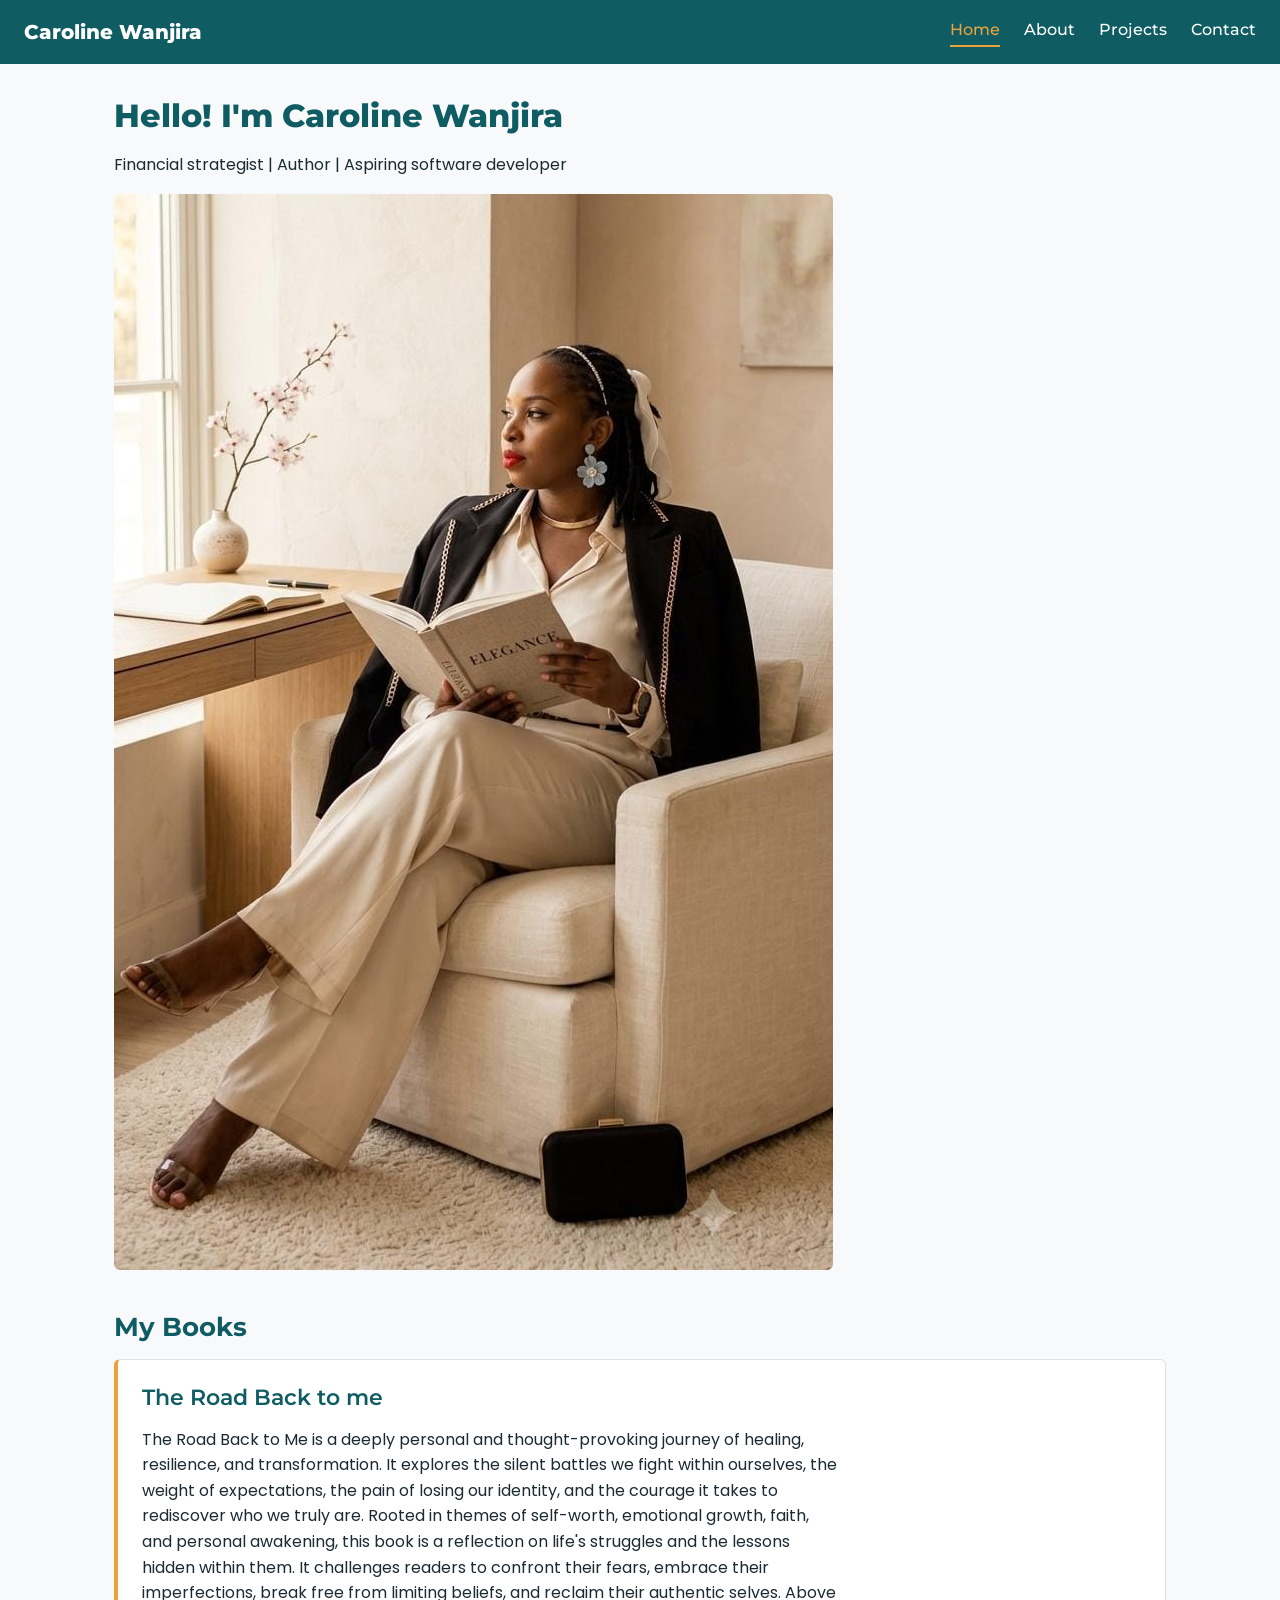
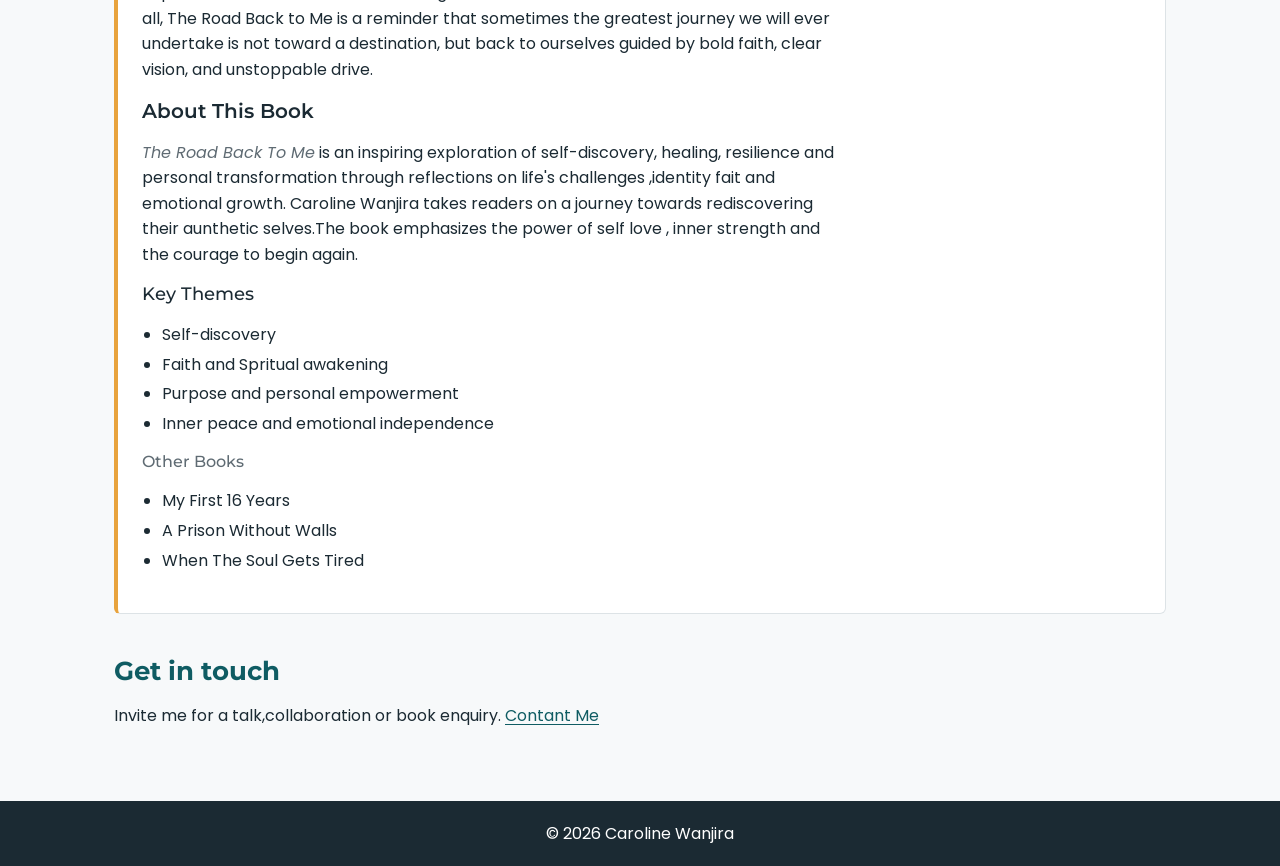
<file: index.html>
<!DOCTYPE html>
<html lang="en">
<head>
<meta charset="UTF-8">
<meta name="viewport" content="width=device-width, initial-scale=1.0">
<title>Home Caroline Wanjira</title>
 <link rel="stylesheet" href="styles.css">
</head>

<body>
 <header>
<header class="site-header">
  <a class="logo" href="index.html">Caroline Wanjira</a>
  <input type="checkbox" id="nav-toggle" class="nav-toggle" aria-label="Toggle menu">
  <label for="nav-toggle" class="nav-toggle-label" aria-hidden="true">&#9776;</label>
  <nav class="site-nav" aria-label="Main">
    <ul class="nav-links">
      <li><a href="index.html" aria-current="page">Home</a></li>
      <li><a href="about.html">About</a></li>
      <li><a href="projects.html">Projects</a></li>
      <li><a href="contact.html">Contact</a></li>
    </ul>
  </nav>
</header>
</header>

<main>
    <section id="hero">
    <article class="hero-text">
 <h1>Hello! I'm Caroline Wanjira</h1>
 <p> Financial strategist | Author | Aspiring software developer</p>
 </article>
 <figure class="hero-image">
 <img src="images/Caroline.jpeg" alt="Caroline Photo">
</figure>
</section>
<section id="books">
    <h2>My Books</h2>
    <article>
        <h3>The Road Back to me</h3>
        <p>The Road Back to Me is a deeply personal and thought-provoking journey of  healing, resilience, and transformation. It explores the silent battles we fight within ourselves, the weight of expectations, the pain of losing our identity, and the courage it takes to rediscover who we truly are. Rooted in themes of self-worth, emotional growth, faith, and personal awakening, this book is a reflection on life's struggles and the lessons hidden within them. It challenges readers to confront their fears, embrace their imperfections, break free from limiting beliefs, and reclaim their authentic selves. Above all, The Road Back to Me is a reminder that sometimes the greatest journey we will ever undertake is not toward a destination, but back to ourselves guided by bold faith, clear vision, and unstoppable drive.</p>
        <h4>About This Book</h4>
        <p><em>The Road Back To Me</em> is an inspiring exploration of self-discovery, healing, resilience and personal transformation through reflections on life's challenges ,identity fait and emotional growth. Caroline Wanjira takes readers on a journey towards rediscovering their aunthetic selves.The book emphasizes the power of self love , inner strength and the courage to begin again.</p>
        <h5>Key Themes</h5>
        <ul>
            <li>Self-discovery</li>
            <li>Faith and Spritual awakening</li>
            <li>Purpose and personal empowerment</li>
            <li>Inner peace and emotional independence</li>
        </ul>
        
        <h6>Other Books</h6>
            <ul>
                <li>My First 16 Years</li>
                <li>A Prison Without Walls</li>
                <li>When The Soul Gets Tired</li>
            </ul>
    </article>
</section>
<section id="contact-cta">
    <h2>Get in touch</h2>
    <p>Invite me for a talk,collaboration or book enquiry. <a href="contact.html">Contant Me</a></p>
    </section>
</main>
<footer>
    <p>&copy; 2026 Caroline Wanjira</p>
</footer>
</body>
</html>
</file>
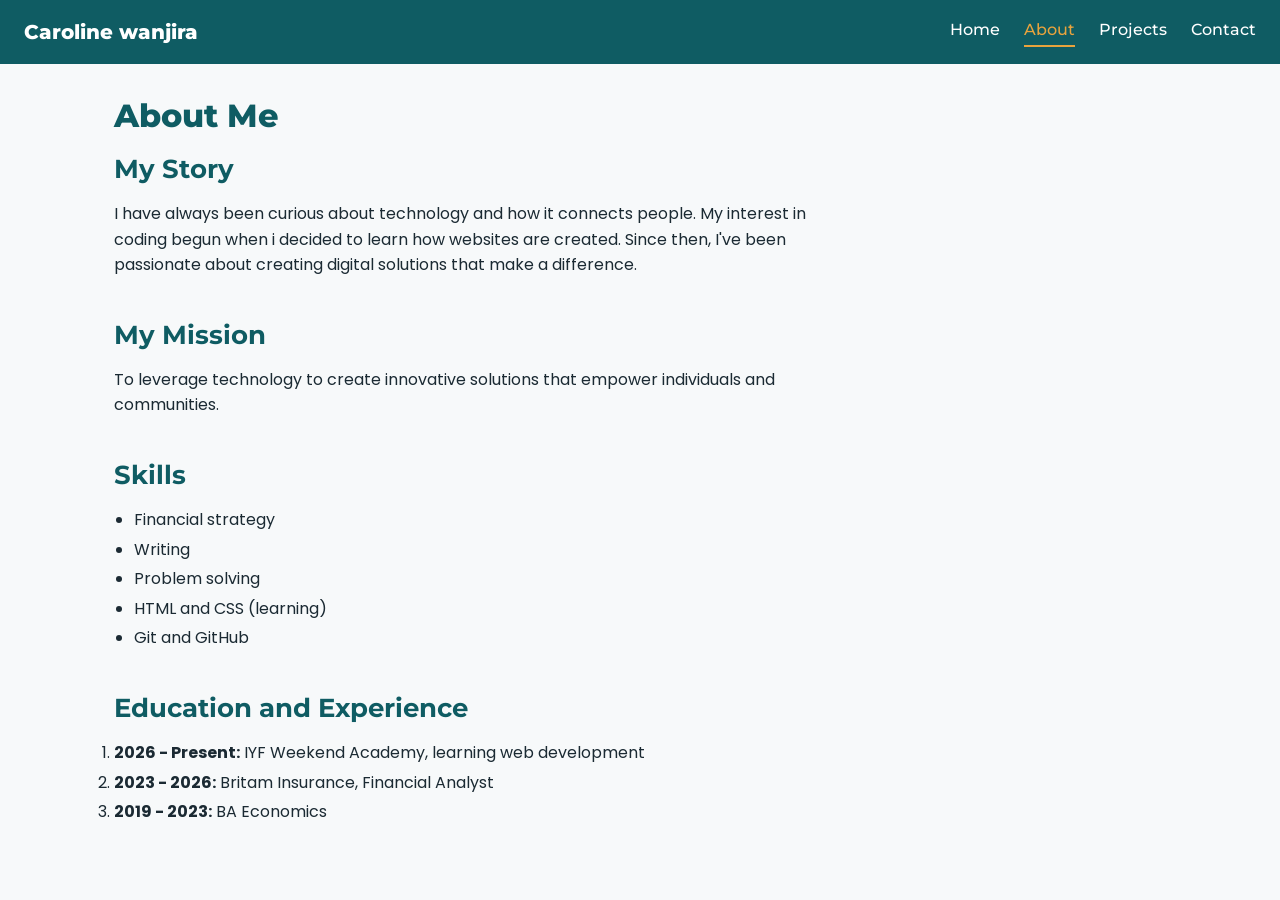
<file: about.html>
<!DOCTYPE html>
<html lang="en">
<head>
    <meta charset="UTF-8">
    <meta name="viewport" content="width=device-width, initial-scale=1.0">
    <title>About Caroline Wanjira</title>
    <link rel="stylesheet" href="styles.css">
</head>


<body>
  <header>
    <header class="site-header">
  <a class="logo" href="index.html">Caroline wanjira</a>
  <input type="checkbox" id="nav-toggle" class="nav-toggle" aria-label="Toggle menu">
  <label for="nav-toggle" class="nav-toggle-label" aria-hidden="true">&#9776;</label>
  <nav class="site-nav" aria-label="Main">
    <ul class="nav-links">
      <li><a href="index.html">Home</a></li>
      <li><a href="about.html" aria-current="page">About</a></li>
      <li><a href="projects.html">Projects</a></li>
      <li><a href="contact.html">Contact</a></li>
    </ul>
  </nav>
</header>
     
  </header>

  <main>
    <h1>About Me</h1>

    <section>
      <h2>My Story</h2>
      <p>I have always been curious about technology and how it connects people. My interest in coding begun when i decided to learn how websites are created. Since then, I've been passionate about creating digital solutions that make a difference.</p>
    </section>
<section>
  <h2>My Mission</h2>
  <p>To leverage technology to create innovative solutions that empower individuals and communities.</p>
</section>
    <section>
      <h2>Skills</h2>
      <ul>
        <li>Financial strategy</li>
        <li>Writing</li>
        <li>Problem solving</li>
        <li>HTML and CSS (learning)</li>
        <li>Git and GitHub</li>
      </ul>
    </section>

    <section>
      <h2>Education and Experience</h2>
      <ol>
        <li><strong>2026 - Present:</strong> IYF Weekend Academy, learning web development</li>
        <li><strong>2023 - 2026:</strong> Britam Insurance, Financial Analyst</li>
        <li><strong>2019 - 2023:</strong> BA Economics</li>
      </ol>
    </section>
  </main>
</body>
</html>
</file>
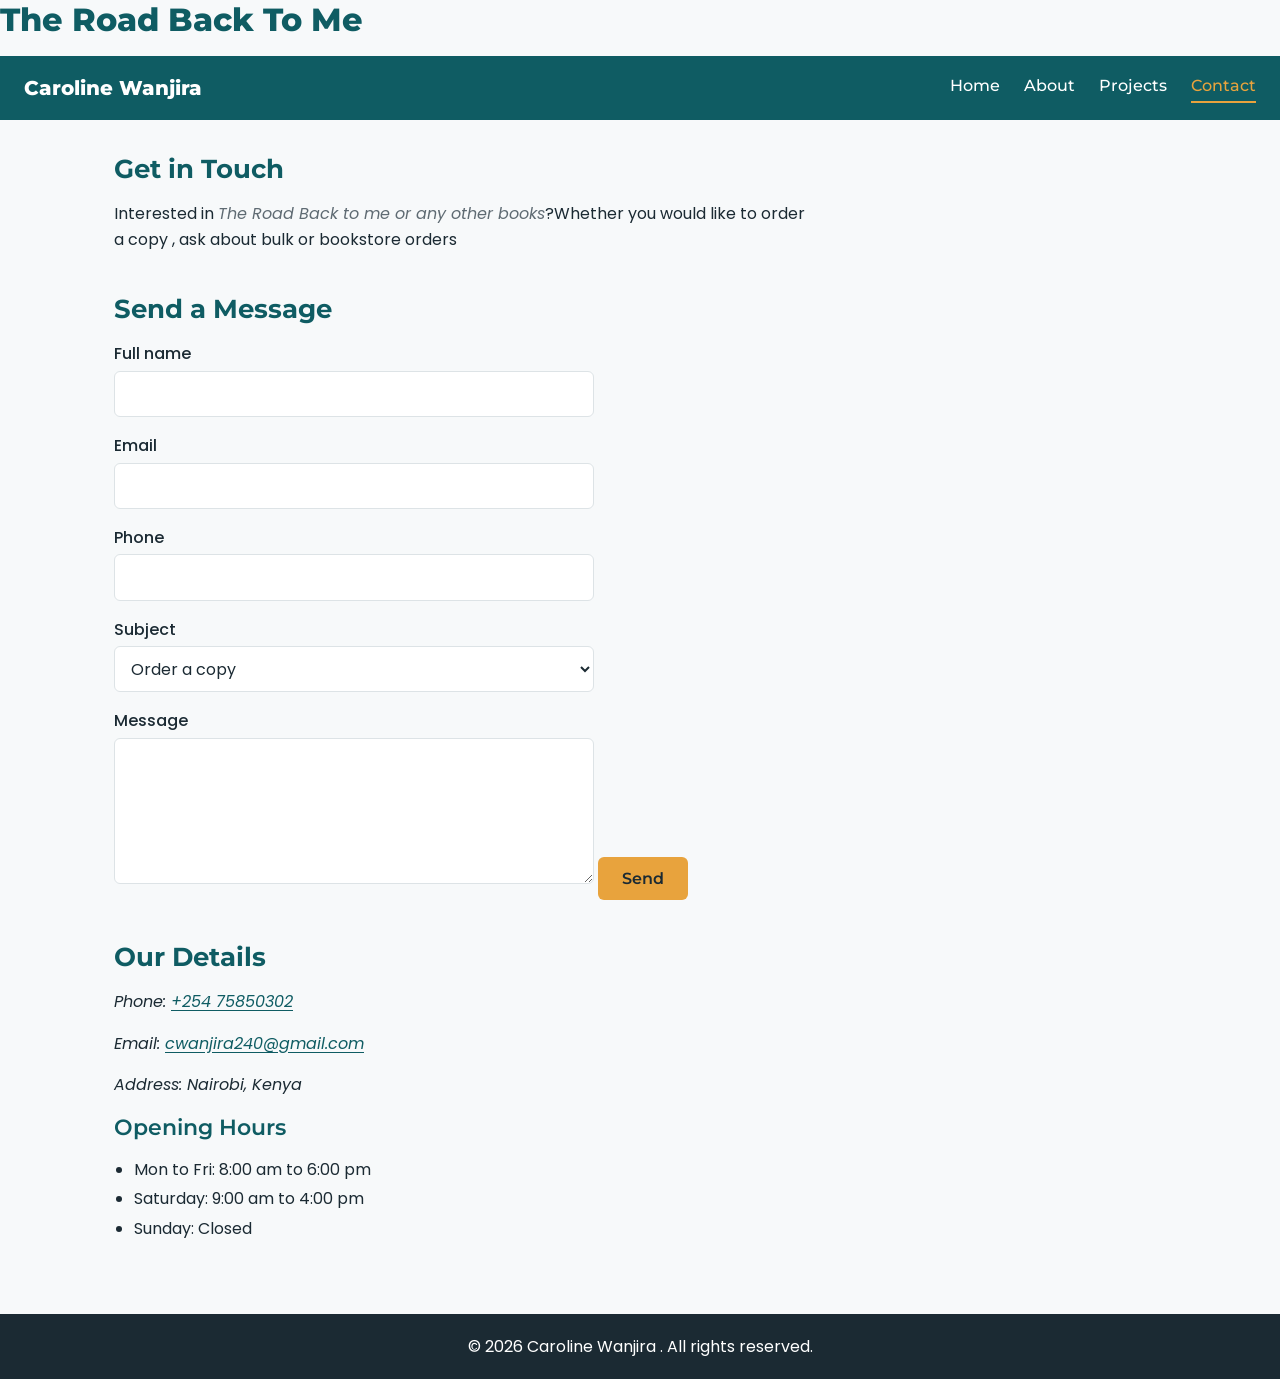
<file: contact.html>
<!DOCTYPE html>
<html lang="en">
<head>
  <meta charset="UTF-8">
  <meta name="viewport" content="width=device-width, initial-scale=1.0">
  <title>Contact me | Caroline wanjira</title>
  <link rel="stylesheet" href="styles.css">
</head>
<body>
  <header>
    <h1>The Road Back To Me</h1>
    <header class="site-header">
  <a class="logo" href="index.html">Caroline Wanjira</a>
  <input type="checkbox" id="nav-toggle" class="nav-toggle" aria-label="Toggle menu">
  <label for="nav-toggle" class="nav-toggle-label" aria-hidden="true">&#9776;</label>
  <nav class="site-nav" aria-label="Main">
    <ul class="nav-links">
      <li><a href="index.html">Home</a></li>
      <li><a href="about.html">About</a></li>
      <li><a href="projects.html">Projects</a></li>
      <li><a href="contact.html" aria-current="page">Contact</a></li>
    </ul>
  </nav>
</header>
  </header>

  <main>
    <section>
      <h2>Get in Touch</h2>
      <p>Interested in <em>The Road Back to me or any other books</em>?Whether you would like to order a copy , ask about bulk or bookstore orders</p>
    </section>

    <section>
      <h2>Send a Message</h2>
      <form id="contact-form">
        <label for="name">Full name</label>
        <input type="text" id="name" name="name" required>

        <label for="email">Email</label>
        <input type="email" id="email" name="email" required>

        <label for="phone">Phone</label>
        <input type="tel" id="phone" name="phone">

        <label for="subject">Subject</label>
        <select id="subject" name="subject">
          <option>Order a copy</option>
          <option>Bulk or Bookstore orders</option>
          <option>Signed copy request</option>
          <option>Speaking or event invitation</option>
        </select>



        <label for="message">Message</label>
        <textarea id="message" name="message" rows="5" required></textarea>

        <button type="submit">Send</button>
      </form>
    </section>

    <section>
      <h2>Our Details</h2>
      <address>
        <p>Phone: <a href="tel:+25475850302">+254 75850302</a></p>
        <p>Email: <a href="mailto:cwanjira240@gmail.com">cwanjira240@gmail.com</a></p>
        <p>Address: Nairobi, Kenya</p>
      </address>
      <h3>Opening Hours</h3>
      <ul>
        <li>Mon to Fri: 8:00 am to 6:00 pm</li>
        <li>Saturday: 9:00 am to 4:00 pm</li>
        <li>Sunday: Closed</li>
      </ul>
    </section>
  </main>

  <footer>
    <p>&copy; 2026 Caroline Wanjira . All rights reserved.</p>
  </footer>

  
</body>
</html>
</file>
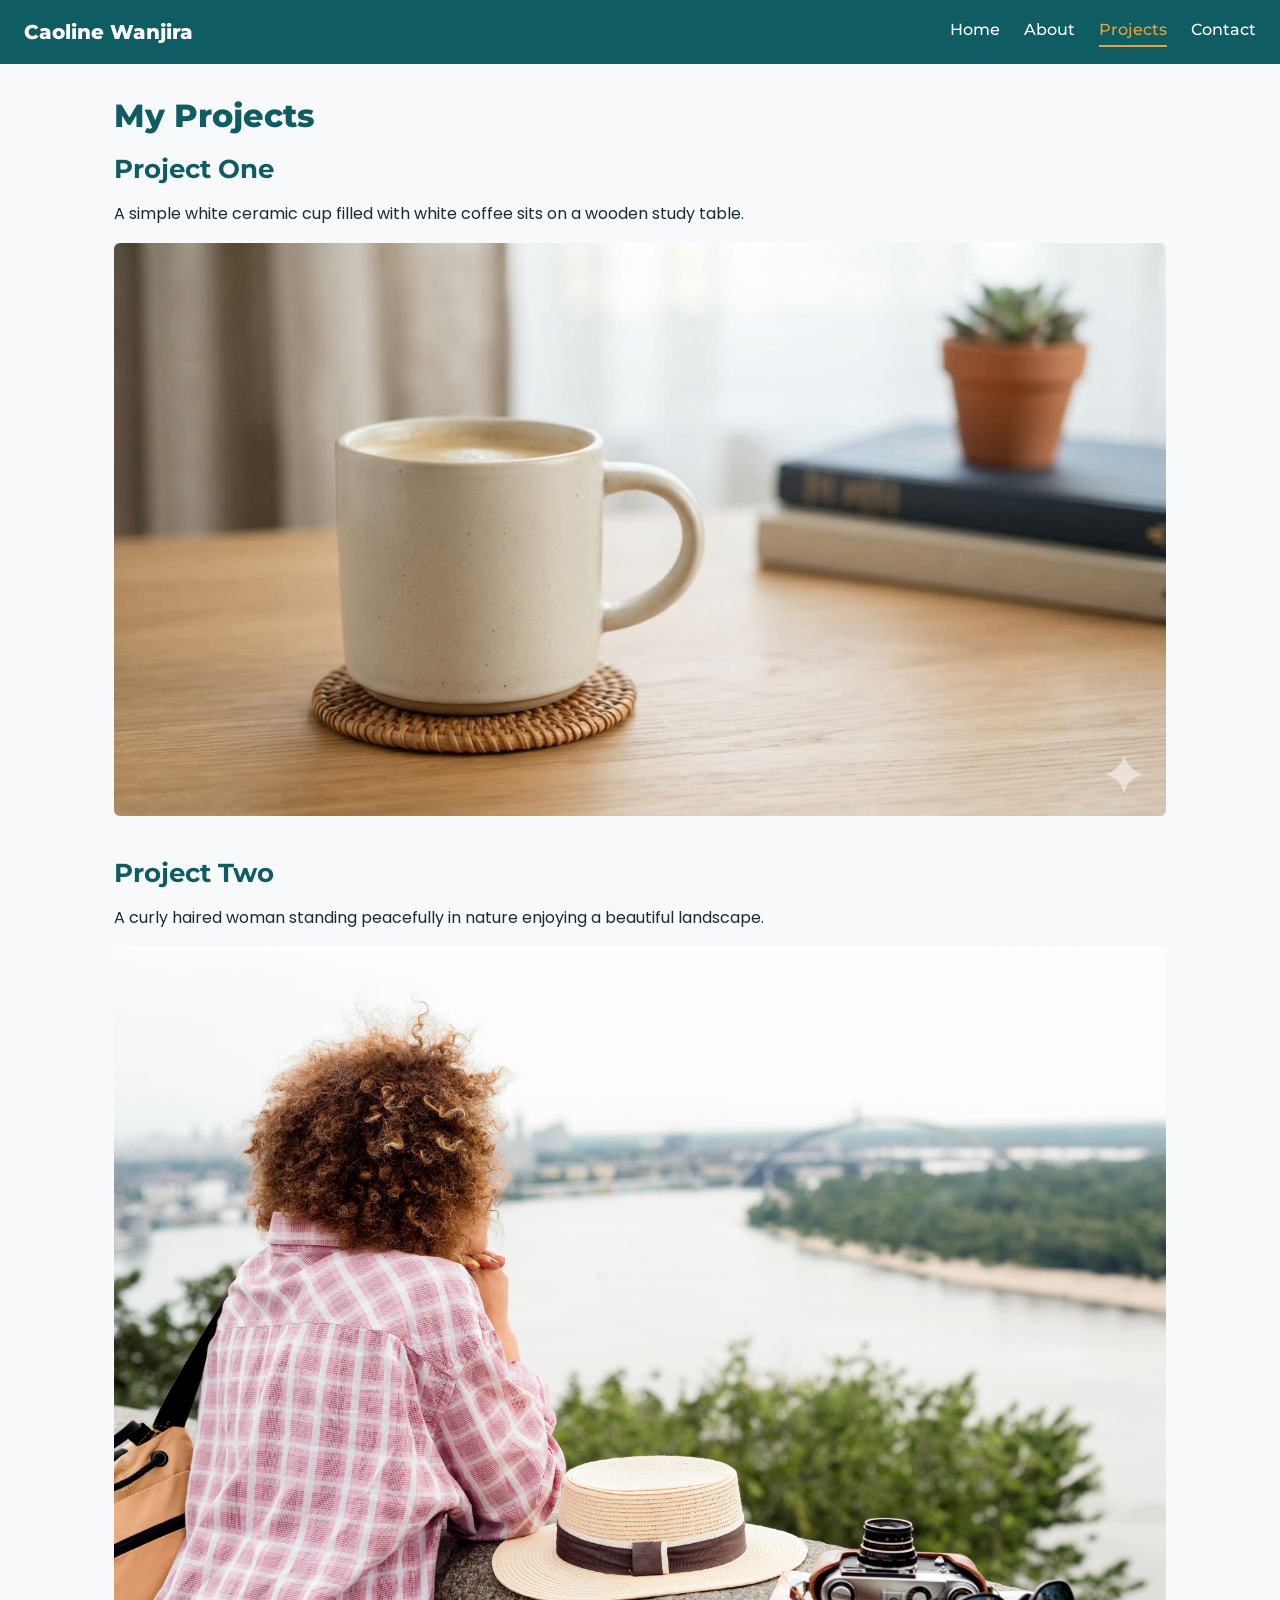
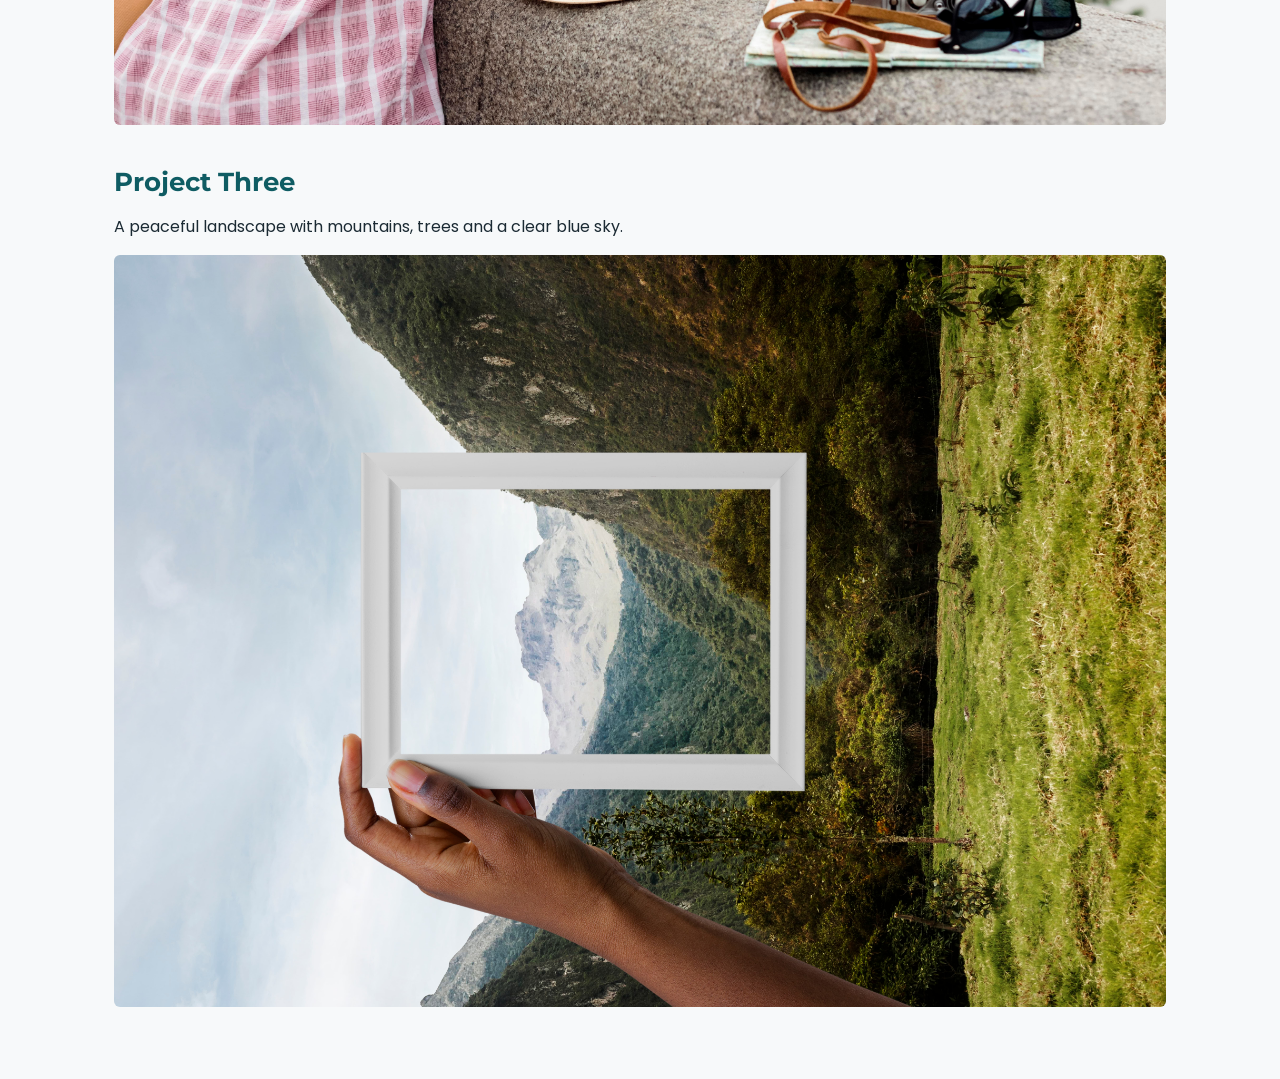
<file: projects.html>
<!DOCTYPE html>
<html lang="en">
<head>
  <meta charset="UTF-8">
  <meta name="viewport" content="width=device-width, initial-scale=1">
  <title>Projects | Caroline Wanjira</title>
  <link rel="stylesheet" href="styles.css">
</head>
<body>
  <header>
    <header class="site-header">
  <a class="logo" href="index.html">Caoline Wanjira</a>
  <input type="checkbox" id="nav-toggle" class="nav-toggle" aria-label="Toggle menu">
  <label for="nav-toggle" class="nav-toggle-label" aria-hidden="true">&#9776;</label>
  <nav class="site-nav" aria-label="Main">
    <ul class="nav-links">
      <li><a href="index.html">Home</a></li>
      <li><a href="about.html">About</a></li>
      <li><a href="projects.html" aria-current="page">Projects</a></li>
      <li><a href="contact.html">Contact</a></li>
    </ul>
  </nav>
</header>
  </header>

  <main>
    <h1>My Projects</h1>

    <section>
      <h2>Project One</h2>
      <p>A simple white ceramic cup filled with white coffee sits on a wooden study table.</p>
      <img src="images/white-coffee-cup.jpg" alt="Placeholder image for Project One" class="project-img">
    </section>

    <section>
      <h2>Project Two</h2>
      <p>A curly haired woman standing peacefully in nature enjoying a beautiful landscape.</p>
      <img src="images/curly-woman.jpg" alt="Placeholder image for Project Two" class="project-img">
    </section>

    <section>
      <h2>Project Three</h2>
      <p>A peaceful landscape with  mountains, trees and a clear blue sky.</p>
      <img src="images/landscape-view.jpg" alt="Placeholder image for Project Three" class="project-img">
    </section>
  </main>
</body>
</html>
</file>
<file: styles.css>
@import url("https://fonts.googleapis.com/css2?family=Montserrat:wght@500;600;700;800&family=Poppins:wght@400;500;600&display=swap");
:root {
  --color-primary: #0f5c63;
  --color-primary-dark: #0a4352;
  --color-secondary: #e8a33d;
  --color-secondary-dark: #d08f2c;
  --color-bg: #f7f9fa;
  --color-surface: #ffffff;
  --color-text: #1b2a33;
  --color-muted: #5f6b73;
  --color-border: #dde3e6;

  --font-heading: "Montserrat", "Roboto", sans-serif;
  --font-body: "Poppins", "Open Sans", "Roboto", sans-serif;


  --fs-h1: 2rem;
  --fs-h2: 1.65rem;
  --fs-h3: 1.35rem;
  --fs-h4: 1.25rem;
  --fs-h5: 1.125rem;
  --fs-h6: 1rem;
  --heading-margin: 0 0 1rem;

  
  --space-sm: 0.5rem;
  --space-md: 1rem;
  --space-lg: 2rem;
  --radius: 6px;
  --shadow-sm: 0 4px 6px rgba(0, 0, 0, 0.1);
  --shadow-md: 0 10px 20px rgba(0, 0, 0, 0.1);
}


*,
*::before,
*::after {
  margin: 0;
  padding: 0;
  box-sizing: border-box;
}

html {
  font-size: 16px;
}

body {
  font-family: var(--font-body);
  font-size: 1rem;
  line-height: 1.6;
  color: var(--color-text);
  background-color: var(--color-bg);
p {
  margin-bottom: 1rem;
  max-width: 70ch;
}

h1, h2, h3, h4, h5, h6 {
  font-family: var(--font-heading);
  color: var(--color-primary);
  margin: var(--heading-margin);
  line-height: 1.25;
}

h1 { font-size: var(--fs-h1); font-weight: 800; }
h2 { font-size: var(--fs-h2); font-weight: 700; }
h3 { font-size: var(--fs-h3); font-weight: 600; }
h4 { font-size: var(--fs-h4); font-weight: 600; color: var(--color-text); }
h5 { font-size: var(--fs-h5); font-weight: 500; color: var(--color-text); }
h6 { font-size: var(--fs-h6); font-weight: 500; color: var(--color-muted); }

em {
  color: var(--color-muted);
}

ul {
  margin: 0 0 1rem 1.25rem;
}

li {
  margin-bottom: 0.25rem;
}

a {
  color: var(--color-primary);
  text-decoration: underline;
  text-underline-offset: 3px;
  transition: color 0.2s ease;
}

a:hover {
  color: var(--color-secondary-dark);
}

a:focus-visible,
button:focus-visible,
input:focus-visible,
select:focus-visible,
textarea:focus-visible {
  outline: 3px solid var(--color-secondary);
  outline-offset: 2px;
}

.site-header {
  display: flex;
  flex-wrap: wrap;
  justify-content: space-between;
  align-items: center;
  background-color: var(--color-primary);
  padding: var(--space-md) 1.5rem;
}

.logo {
  color: #ffffff;
  font-family: var(--font-heading);
  font-size: 1.25rem;
  font-weight: 800;
  text-decoration: none;
}

.logo:hover {
  color: var(--color-secondary);
}

.nav-toggle {
  position: absolute;               
  opacity: 0;
}

.nav-toggle-label {
  color: #ffffff;
  font-size: 1.8rem;
  line-height: 1;
  cursor: pointer;
  padding: 0 var(--space-sm);
}

.nav-toggle:focus-visible + .nav-toggle-label {
  outline: 3px solid var(--color-secondary);
  outline-offset: 2px;
}

.site-nav {
  flex-basis: 100%;
}

.nav-links {
  display: none;                    
  flex-direction: column;
  gap: var(--space-sm);
  list-style: none;
  margin: 0;
  padding-top: var(--space-md);
}

.nav-links li {
  margin: 0;
}

.nav-toggle:checked ~ .site-nav .nav-links {
  display: flex;                   
}

.site-header nav a {
  display: inline-block;
  color: #ffffff;
  font-family: var(--font-heading);
  font-weight: 500;
  text-decoration: none;
  padding: var(--space-sm) 0;
  border-bottom: 2px solid transparent;
}

.site-header nav a:hover,
.site-header nav a.active,
.site-header nav a[aria-current="page"] {
  color: var(--color-secondary);
  border-bottom-color: var(--color-secondary);
}

/* 7. Layout */
main {
  max-width: 900px;
  margin: 0 auto;
  padding: var(--space-lg) var(--space-md);
}

section {
  margin-bottom: 2.5rem;
}

/* 8. Cards */
article {
  background-color: var(--color-surface);
  border: 1px solid var(--color-border);
  border-left: 4px solid var(--color-secondary);
  border-radius: var(--radius);
  padding: 1.5rem;
  margin-bottom: 1.5rem;
  transition: box-shadow 0.3s ease;
}

article:hover,
.card:hover {
  box-shadow: var(--shadow-md);
}

/* 9. Images (responsive) */
img {
  display: block;
  max-width: 100%;
  height: auto;
  border-radius: var(--radius);
  margin-top: 1rem;
}

button,
.btn,
.button {
  display: inline-block;
  font-family: var(--font-heading);
  font-size: 1rem;
  font-weight: 600;
  color: var(--color-text);
  background-color: var(--color-secondary);
  border: none;
  border-radius: var(--radius);
  padding: 0.75rem 1.5rem;
  cursor: pointer;
  text-decoration: none;
  transition: all 0.3s ease;
}

button:hover,
.btn:hover,
.button:hover {
  background-color: var(--color-primary);
  color: #ffffff;
  transform: translateY(-2px);
  box-shadow: var(--shadow-sm);
}


label {
  display: block;
  font-weight: 500;
  margin: 1rem 0 0.25rem;
}

input,
select,
textarea {
  width: 100%;
  max-width: 480px;
  font-family: var(--font-body);
  font-size: 1rem;
  color: var(--color-text);
  background-color: var(--color-surface);
  border: 1px solid var(--color-border);
  border-radius: var(--radius);
  padding: 0.6rem 0.75rem;
}

form button {
  margin-top: 1.25rem;
}


footer {
  background-color: var(--color-text);
  color: #ffffff;
  text-align: center;
  padding: 1.25rem;
}

footer p {
  margin: 0 auto;
  max-width: none;
}



.hero {
  display: grid;
  gap: var(--space-lg);
  align-items: center;
}

.hero-text {
  background: none;
  border: none;
  padding: 0;
  margin: 0;
}

.hero-text:hover {
  box-shadow: none;
}

.hero-image img {
  margin-top: 0;
}

/* Projects: 1 column */
.projects {
  display: grid;
  grid-template-columns: 1fr;
  gap: 1.5rem;
}

.projects > article {
  margin-bottom: 0;
}

.contact-layout {
  display: grid;
  gap: var(--space-lg);
}

.contact-sidebar {
  align-self: start;
  background-color: var(--color-surface);
  border: 1px solid var(--color-border);
  border-radius: var(--radius);
  padding: 1.5rem;
}

@media (min-width: 768px) {
  :root {
    --fs-h1: 2.5rem;
    --fs-h2: 2rem;
    --fs-h3: 1.5rem;
  }
  .projects {
    grid-template-columns: repeat(2, 1fr);
  }

  main {
    padding: var(--space-lg) 1.5rem;
  }


  .nav-toggle-label {
    display: none;
  }

  .site-nav {
    flex-basis: auto;
  }

  .nav-links {
    display: flex;
    flex-direction: row;
    gap: 1.5rem;
    padding-top: 0;ttg
  }

  .site-header nav a {
    padding: 0 0 2px;
  }

  .hero {
    grid-template-columns: 1.2fr 1fr;
  }
  .projects {
    grid-template-columns: repeat(2, 1fr);
  }

@media (min-width: 1024px) {
  /* projects: 3 columns */
  .projects {
    grid-template-columns: repeat(3, 1fr);
  }

  .contact-layout {
    grid-template-columns: 2fr 1fr;
  }
}

@media (min-width: 1280px) {
  main {
    max-width: 1100px;
  }
}
nav a:hover {
  text-decoration: underline;
}
</file>
